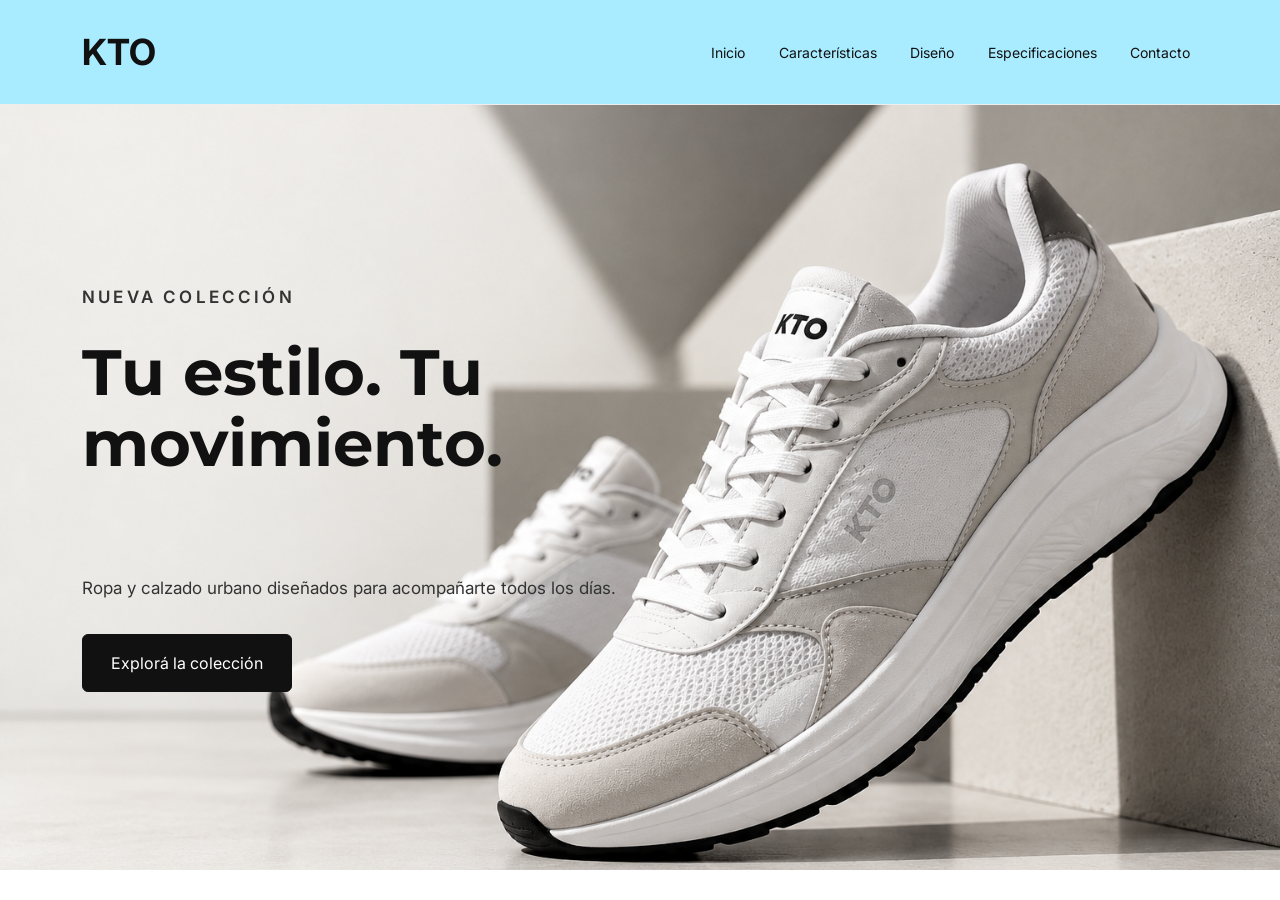
<file: index.html>
<!DOCTYPE html>
<html lang="es">
<head>
    <meta charset="UTF-8">
    <meta name="viewport" content="width=device-width, initial-scale=1.0">
    <title>KTO | Ropa y calzado urbano</title>

    <link href="https://cdn.jsdelivr.net/npm/bootstrap@5.3.8/dist/css/bootstrap.min.css" rel="stylesheet">
    <link href="https://fonts.googleapis.com/css2?family=Inter:wght@400;500;600;700&family=Montserrat:wght@400;500;600;700&display=swap" rel="stylesheet">
    <link rel="stylesheet" href="css/estilos.css">
</head>
<body>

    <header>
        <nav class="navbar navbar-expand-lg">
            <div class="container">
                <a class="navbar-brand" href="index.html">KTO</a>

                <button class="navbar-toggler" type="button" data-bs-toggle="collapse" data-bs-target="#menu">
                    <span class="navbar-toggler-icon"></span>
                </button>

                <div class="collapse navbar-collapse" id="menu">
                    <ul class="navbar-nav ms-auto">
                        <li class="nav-item"><a class="nav-link" href="index.html">Inicio</a></li>
                        <li class="nav-item"><a class="nav-link" href="html/caracteristicas.html">Características</a></li>
                        <li class="nav-item"><a class="nav-link" href="html/diseno.html">Diseño</a></li>
                        <li class="nav-item"><a class="nav-link" href="html/especificaciones.html">Especificaciones</a></li>
                        <li class="nav-item"><a class="nav-link" href="html/contacto.html">Contacto</a></li>
                    </ul>
                </div>
            </div>
        </nav>
    </header>

    <main>
        <section class="portada">
            <div class="container">
                <div class="row align-items-center">
                    <div class="col-lg-6">
                        <p class="subtitulo">NUEVA COLECCIÓN</p>
                        <h1>Tu estilo. Tu movimiento.</h1>
                        <p>Ropa y calzado urbano diseñados para acompañarte todos los días.</p>
                        <a href="html/caracteristicas.html" class="btn btn-kto">Explorá la colección</a>
                    </div>
                </div>
            </div>
        </section>
    </main>
    <script src="https://cdn.jsdelivr.net/npm/bootstrap@5.3.8/dist/js/bootstrap.bundle.min.js"></script>
</body>
</html>
</file>
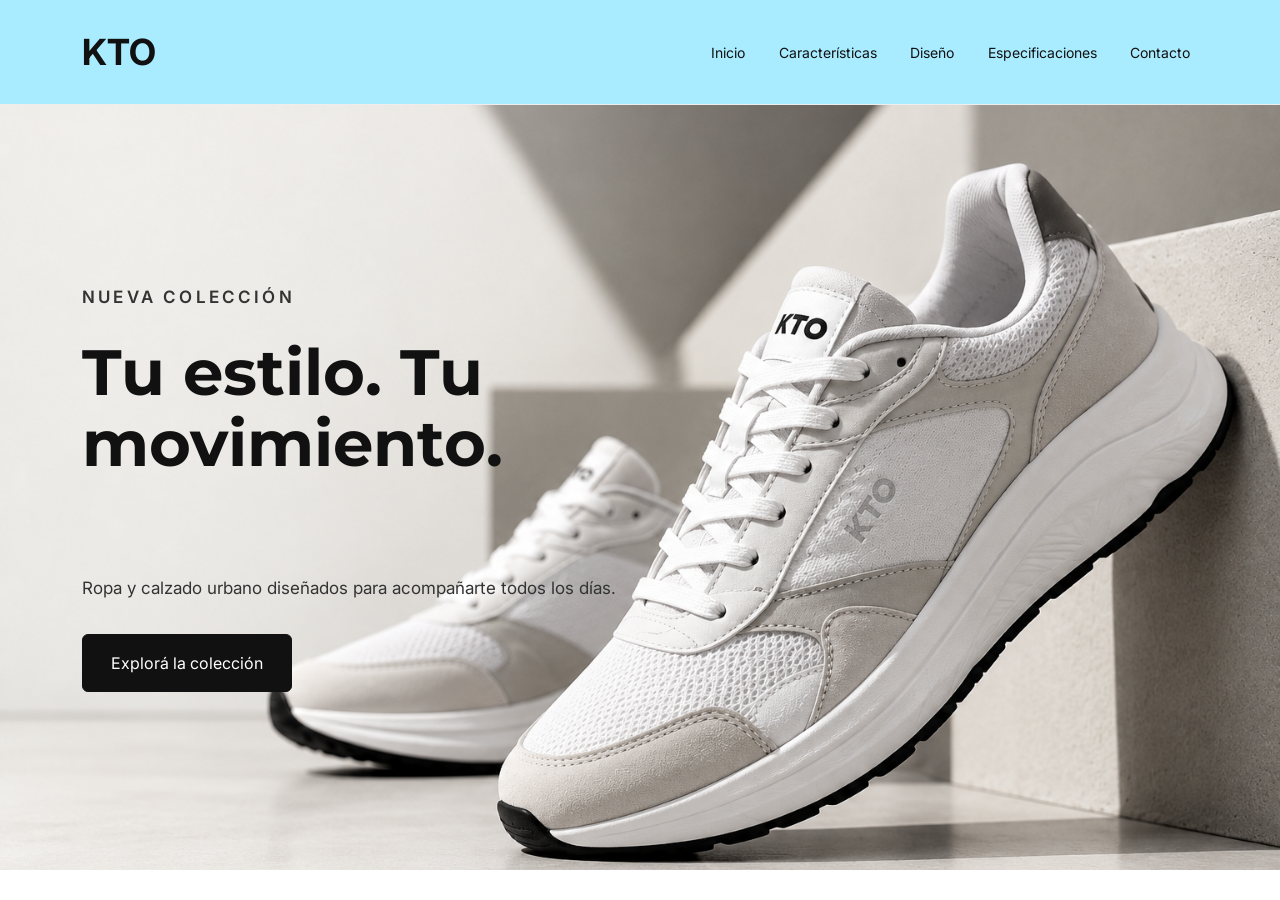
<file: html/index.html>
<!DOCTYPE html>
<html lang="es">
<head>
    <meta charset="UTF-8">
    <meta name="viewport" content="width=device-width, initial-scale=1.0">
    <title>KTO | Ropa y calzado urbano</title>

    <link href="https://cdn.jsdelivr.net/npm/bootstrap@5.3.8/dist/css/bootstrap.min.css" rel="stylesheet">
    <link href="https://fonts.googleapis.com/css2?family=Inter:wght@400;500;600;700&family=Montserrat:wght@400;500;600;700&display=swap" rel="stylesheet">
    <link rel="stylesheet" href="../css/estilos.css">
</head>
<body>

    <header>
        <nav class="navbar navbar-expand-lg">
            <div class="container">
                <a class="navbar-brand" href="index.html">KTO</a>

                <button class="navbar-toggler" type="button" data-bs-toggle="collapse" data-bs-target="#menu">
                    <span class="navbar-toggler-icon"></span>
                </button>

                <div class="collapse navbar-collapse" id="menu">
                    <ul class="navbar-nav ms-auto">
                        <li class="nav-item"><a class="nav-link" href="index.html">Inicio</a></li>
                        <li class="nav-item"><a class="nav-link" href="caracteristicas.html">Características</a></li>
                        <li class="nav-item"><a class="nav-link" href="diseno.html">Diseño</a></li>
                        <li class="nav-item"><a class="nav-link" href="especificaciones.html">Especificaciones</a></li>
                        <li class="nav-item"><a class="nav-link" href="contacto.html">Contacto</a></li>
                    </ul>
                </div>
            </div>
        </nav>
    </header>

    <main>
        <section class="portada">
            <div class="container">
                <div class="row align-items-center">
                    <div class="col-lg-6">
                        <p class="subtitulo">NUEVA COLECCIÓN</p>
                        <h1>Tu estilo. Tu movimiento.</h1>
                        <p>Ropa y calzado urbano diseñados para acompañarte todos los días.</p>
                        <a href="caracteristicas.html" class="btn btn-kto">Explorá la colección</a>
                    </div>
                </div>
            </div>
        </section>
    </main>
</body>
</html>
</file>
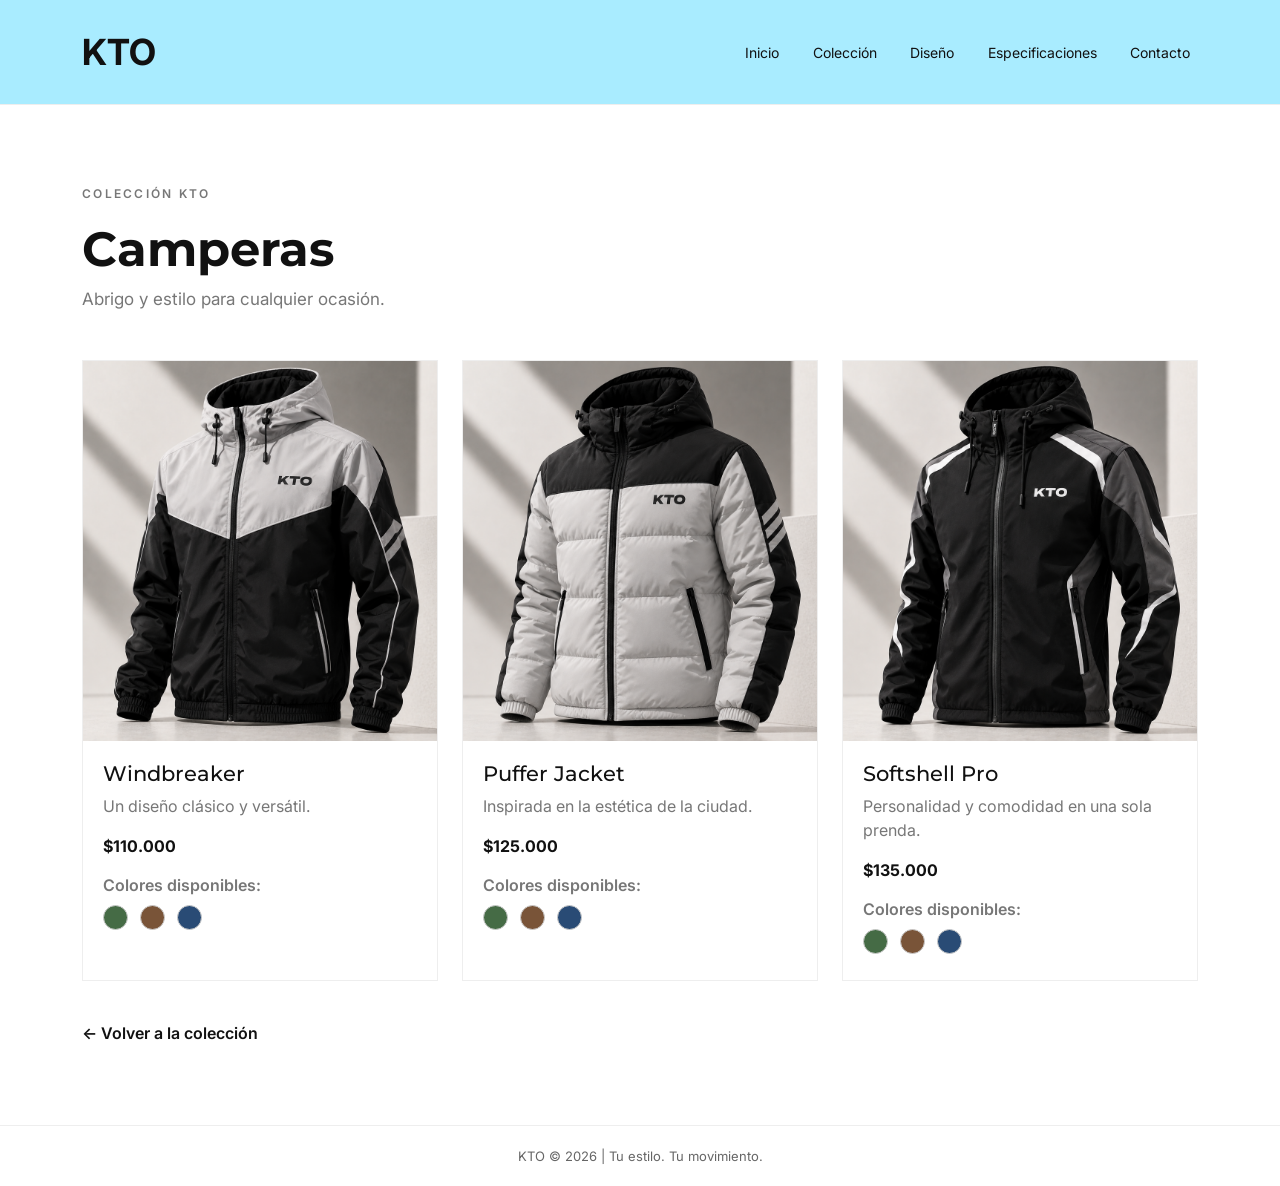
<file: html/camperas.html>
<!DOCTYPE html>
<html lang="es">
<head>
    <meta charset="UTF-8">
    <meta name="viewport" content="width=device-width, initial-scale=1.0">
    <title>KTO | Camperas</title>
    <link href="https://cdn.jsdelivr.net/npm/bootstrap@5.3.8/dist/css/bootstrap.min.css" rel="stylesheet">
    <link href="https://fonts.googleapis.com/css2?family=Inter:wght@400;500;600;700&family=Montserrat:wght@400;500;600;700&display=swap" rel="stylesheet">
    <link rel="stylesheet" href="../css/estilos.css">
</head>
</script><div class="collapse navbar-collapse" id="menu"></div>
<body>
    <header>
        <nav class="navbar navbar-expand-lg">
            <div class="container">
                <a class="navbar-brand" href="../index.html">KTO</a>
                <button class="navbar-toggler" type="button" data-bs-toggle="collapse" data-bs-target="#menu">
                    <span class="navbar-toggler-icon"></span>
                </button>
                <div class="collapse navbar-collapse" id="menu">
                    <ul class="navbar-nav ms-auto">
                        <li class="nav-item"><a class="nav-link" href="../index.html">Inicio</a></li>
                        <li class="nav-item"><a class="nav-link" href="caracteristicas.html">Colección</a></li>
                        <li class="nav-item"><a class="nav-link" href="diseno.html">Diseño</a></li>
                        <li class="nav-item"><a class="nav-link" href="especificaciones.html">Especificaciones</a></li>
                        <li class="nav-item"><a class="nav-link" href="contacto.html">Contacto</a></li>
                    </ul>
                </div>
            </div>
        </nav>
    </header>

    <main class="productos-categoria">
        <div class="container">
            <p class="subtitulo">COLECCIÓN KTO</p>
            <h1>Camperas</h1>
            <p class="descripcion-categoria">Abrigo y estilo para cualquier ocasión.</p>

            <div class="row g-4 mt-4">
                <div class="col-md-4">
                    <article class="producto">
                        <img src="../imagenes/campera1.png" alt="Campera KTO windbreaker">
                        <div class="producto-info">
                            <h2>Windbreaker</h2>
                            <p>Un diseño clásico y versátil.</p>
                            <span>$110.000</span>
                            <div class="colores">
                                <p>Colores disponibles:</p>
                                <span class="color verde" title="Verde"></span>
                                <span class="color marron" title="Marrón"></span>
                                <span class="color azul" title="Azul"></span>
                            </div>
                        </div>
                    </article>
                </div>

                <div class="col-md-4">
                    <article class="producto">
                        <img src="../imagenes/campera2.png" alt="Campera KTO puffer jacket">
                        <div class="producto-info">
                            <h2>Puffer Jacket</h2>
                            <p>Inspirada en la estética de la ciudad.</p>
                            <span>$125.000</span>
                            <div class="colores">
                                <p>Colores disponibles:</p>
                                <span class="color verde" title="Verde"></span>
                                <span class="color marron" title="Marrón"></span>
                                <span class="color azul" title="Azul"></span>
                            </div>
                        </div>
                    </article>
                </div>

                <div class="col-md-4">
                    <article class="producto">
                        <img src="../imagenes/campera3.png" alt="Campera KTO softshell pro">
                        <div class="producto-info">
                            <h2>Softshell Pro</h2>
                            <p>Personalidad y comodidad en una sola prenda.</p>
                            <span>$135.000</span>
                            <div class="colores">
                                <p>Colores disponibles:</p>
                                <span class="color verde" title="Verde"></span>
                                <span class="color marron" title="Marrón"></span>
                                <span class="color azul" title="Azul"></span>
                            </div>
                        </div>
                    </article>
                </div>
            </div>

            <a href="caracteristicas.html" class="volver-coleccion">← Volver a la colección</a>
        </div>
    </main>

    <footer class="pie-pagina">
        <p>KTO © 2026 | Tu estilo. Tu movimiento.</p>
    </footer>
    <script src="https://cdn.jsdelivr.net/npm/bootstrap@5.3.8/dist/js/bootstrap.bundle.min.js"></script>
</body>
</html>
</file>
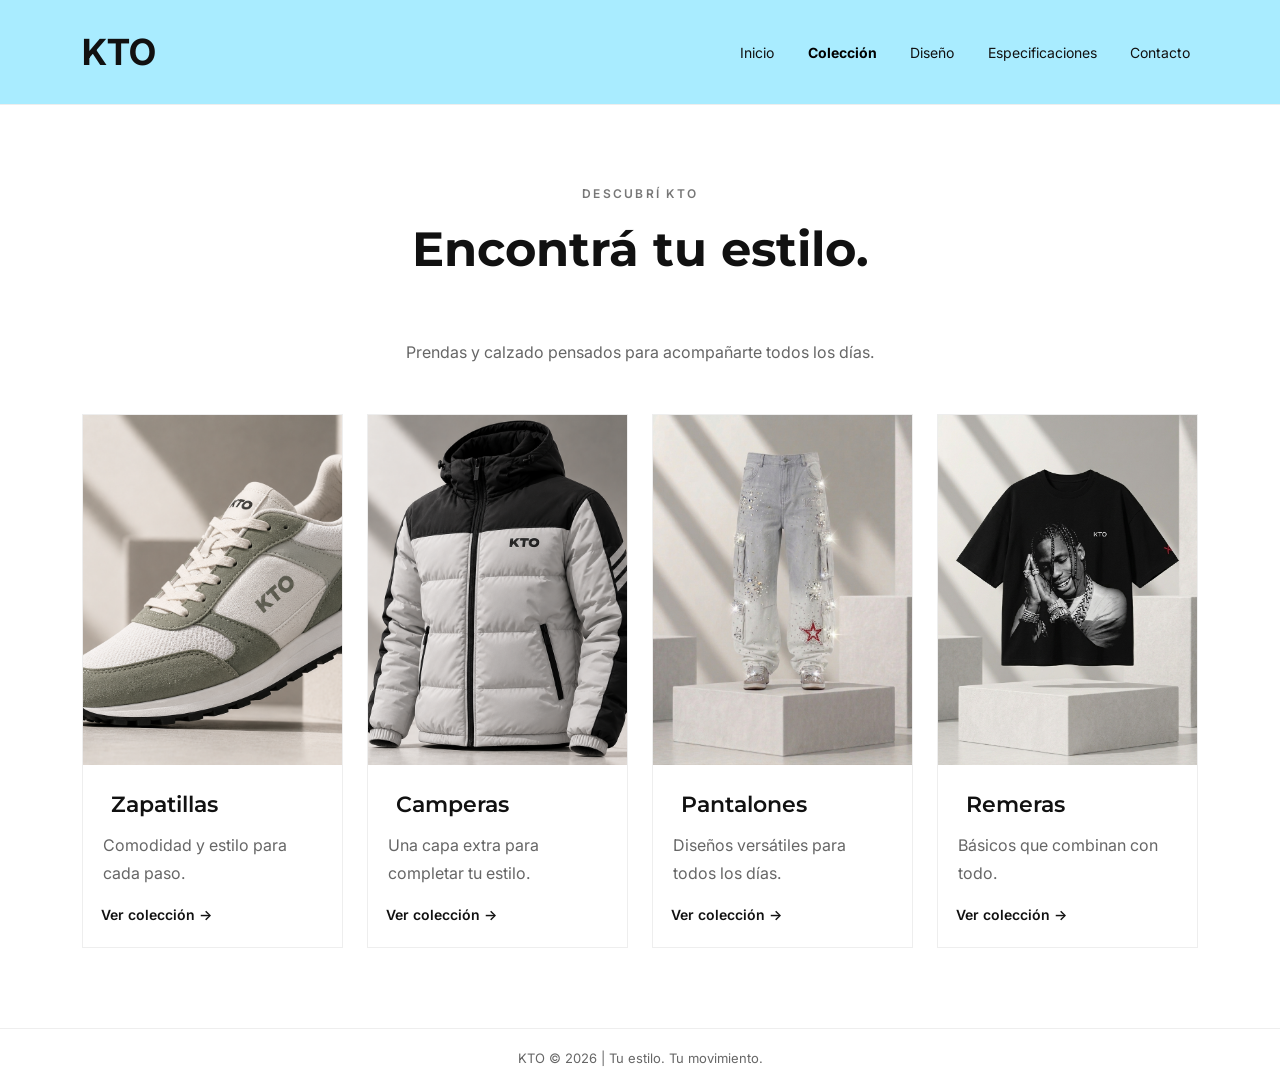
<file: html/caracteristicas.html>
<!DOCTYPE html>
<html lang="es">
<head>
    <meta charset="UTF-8">
    <meta name="viewport" content="width=device-width, initial-scale=1.0">
    <title>KTO | Colección</title>
    <link href="https://cdn.jsdelivr.net/npm/bootstrap@5.3.8/dist/css/bootstrap.min.css" rel="stylesheet">
    <link href="https://fonts.googleapis.com/css2?family=Inter:wght@400;500;600;700&family=Montserrat:wght@400;500;600;700&display=swap" rel="stylesheet">
    <link rel="stylesheet" href="../css/estilos.css">
</head>
<body>
    <header>
        <nav class="navbar navbar-expand-lg">
            <div class="container">
                <a class="navbar-brand" href="../index.html">KTO</a>
                <button class="navbar-toggler" type="button" data-bs-toggle="collapse" data-bs-target="#menu" aria-controls="menu" aria-expanded="false" aria-label="Abrir menú">
                    <span class="navbar-toggler-icon"></span>
                </button>
                <div class="collapse navbar-collapse" id="menu">
                    <ul class="navbar-nav ms-auto">
                        <li class="nav-item"><a class="nav-link" href="../index.html">Inicio</a></li>
                        <li class="nav-item"><a class="nav-link active" href="caracteristicas.html">Colección</a></li>
                        <li class="nav-item"><a class="nav-link" href="diseno.html">Diseño</a></li>
                        <li class="nav-item"><a class="nav-link" href="especificaciones.html">Especificaciones</a></li>
                        <li class="nav-item"><a class="nav-link" href="contacto.html">Contacto</a></li>
                    </ul>
                </div>
            </div>
        </nav>
    </header>
    <main>
        <section class="seccion-caracteristicas">
            <div class="container">
                <div class="text-center">
                    <p class="subtitulo">DESCUBRÍ KTO</p>
                    <h1>Encontrá tu estilo.</h1>
                    <p class="descripcion">Prendas y calzado pensados para acompañarte todos los días.</p>
                </div>
                <div class="row g-4 mt-4">
                    <div class="col-sm-6 col-lg-3">
                        <article class="tarjeta">
                            <img src="../imagenes/zapatillas3.png" alt="Zapatillas deportivas KTO" class="img-fluid">
                            <h2>Zapatillas</h2>
                            <p>Comodidad y estilo para cada paso.</p>
                            <a href="zapatillas.html" class="enlace-producto">Ver colección →</a>
                        </article>
                    </div>
                    <div class="col-sm-6 col-lg-3">
                        <article class="tarjeta">
                            <img src="../imagenes/campera2.png" alt="Campera urbana KTO" class="img-fluid">
                            <h2>Camperas</h2>
                            <p>Una capa extra para completar tu estilo.</p>
                            <a href="camperas.html" class="enlace-producto">Ver colección →</a>
                        </article>
                    </div>
                    <div class="col-sm-6 col-lg-3">
                        <article class="tarjeta">
                            <img src="../imagenes/pantalon1.png" alt="Pantalón urbano KTO" class="img-fluid">
                            <h2>Pantalones</h2>
                            <p>Diseños versátiles para todos los días.</p>
                            <a href="pantalones.html" class="enlace-producto">Ver colección →</a>
                        </article>
                    </div>
                    <div class="col-sm-6 col-lg-3">
                        <article class="tarjeta">
                            <img src="../imagenes/remera2.png" alt="Remera urbana KTO" class="img-fluid">
                            <h2>Remeras</h2>
                            <p>Básicos que combinan con todo.</p>
                            <a href="remeras.html" class="enlace-producto">Ver colección →</a>
                        </article>
                    </div>
                </div>
            </div>
        </section>
    </main>
    <footer class="pie-pagina">
        <div class="container">
            <p>KTO © 2026 | Tu estilo. Tu movimiento.</p>
        </div>
    </footer>
    <script src="https://cdn.jsdelivr.net/npm/bootstrap@5.3.8/dist/js/bootstrap.bundle.min.js"></script>
</body>
</html>
</file>
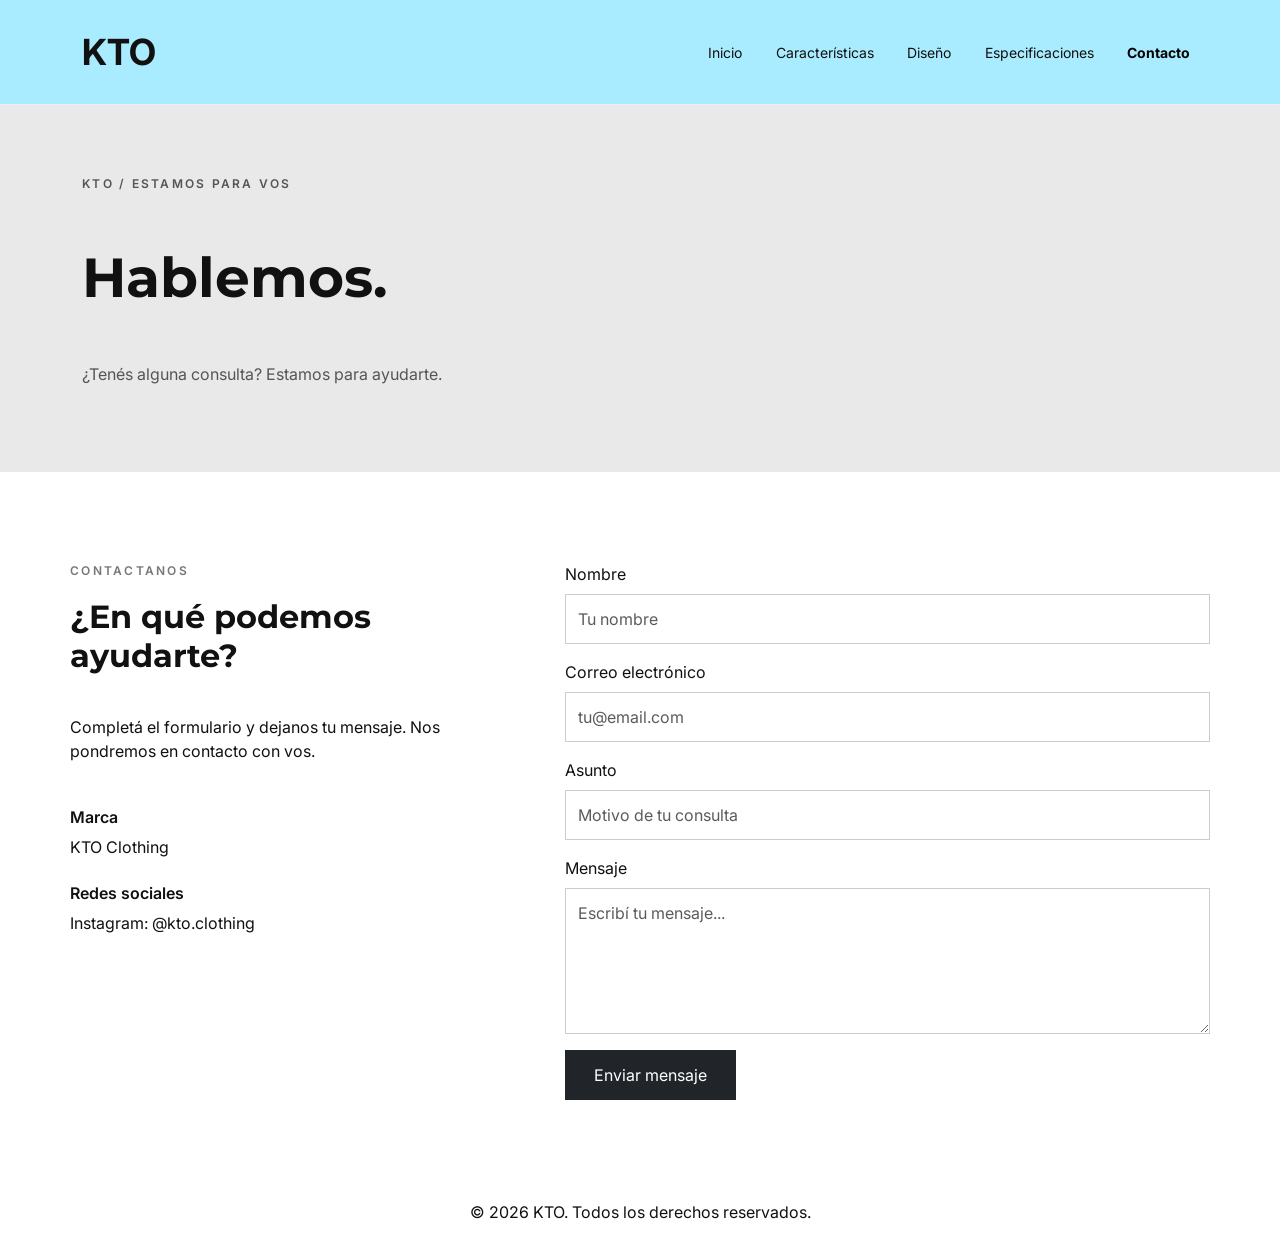
<file: html/contacto.html>
<!DOCTYPE html>
<html lang="es">
<head>
    <meta charset="UTF-8">
    <meta name="viewport" content="width=device-width, initial-scale=1">
    <title>KTO | Contacto</title>

    <link href="https://cdn.jsdelivr.net/npm/bootstrap@5.3.8/dist/css/bootstrap.min.css" rel="stylesheet">
    <link href="https://fonts.googleapis.com/css2?family=Inter:wght@400;500;600&family=Montserrat:wght@500;600;700&display=swap" rel="stylesheet">
    <link rel="stylesheet" href="../css/estilos.css">
</head>
<body>

    <nav class="navbar navbar-expand-lg">
        <div class="container">
            <a class="navbar-brand" href="../index.html">KTO</a>

            <button class="navbar-toggler" type="button" data-bs-toggle="collapse" data-bs-target="#menu">
                <span class="navbar-toggler-icon"></span>
            </button>

            <div class="collapse navbar-collapse" id="menu">
                <ul class="navbar-nav ms-auto">
                    <li class="nav-item"><a class="nav-link" href="../index.html">Inicio</a></li>
                    <li class="nav-item"><a class="nav-link" href="caracteristicas.html">Características</a></li>
                    <li class="nav-item"><a class="nav-link" href="diseno.html">Diseño</a></li>
                    <li class="nav-item"><a class="nav-link" href="especificaciones.html">Especificaciones</a></li>
                    <li class="nav-item"><a class="nav-link active" href="contacto.html">Contacto</a></li>
                </ul>
            </div>
        </div>
    </nav>

    <section class="portada-contacto">
        <div class="container">
            <p class="subtitulo">KTO / ESTAMOS PARA VOS</p>
            <h1>Hablemos.</h1>
            <p>¿Tenés alguna consulta? Estamos para ayudarte.</p>
        </div>
    </section>

    <section class="seccion-contacto container">
        <div class="row g-5">
            <div class="col-md-5">
                <p class="subtitulo">CONTACTANOS</p>
                <h2>¿En qué podemos ayudarte?</h2>
                <p>Completá el formulario y dejanos tu mensaje. Nos pondremos en contacto con vos.</p>

                <div class="datos-contacto">
                    <h5>Marca</h5>
                    <p>KTO Clothing</p>

                    <h5>Redes sociales</h5>
                    <p>Instagram: @kto.clothing</p>
                </div>
            </div>

            <div class="col-md-7">
                <form>
                    <div class="mb-3">
                        <label for="nombre" class="form-label">Nombre</label>
                        <input type="text" class="form-control" id="nombre" placeholder="Tu nombre" required>
                    </div>

                    <div class="mb-3">
                        <label for="email" class="form-label">Correo electrónico</label>
                        <input type="email" class="form-control" id="email" placeholder="tu@email.com" required>
                    </div>

                    <div class="mb-3">
                        <label for="asunto" class="form-label">Asunto</label>
                        <input type="text" class="form-control" id="asunto" placeholder="Motivo de tu consulta" required>
                    </div>

                    <div class="mb-3">
                        <label for="mensaje" class="form-label">Mensaje</label>
                        <textarea class="form-control" id="mensaje" rows="5" placeholder="Escribí tu mensaje..." required></textarea>
                    </div>

                    <button type="submit" class="btn btn-dark">Enviar mensaje</button>
                </form>
            </div>
        </div>
    </section>

    <footer class="text-center">
        <p>© 2026 KTO. Todos los derechos reservados.</p>
    </footer>

    <script src="https://cdn.jsdelivr.net/npm/bootstrap@5.3.8/dist/js/bootstrap.bundle.min.js"></script>
</body>
</html>
</file>
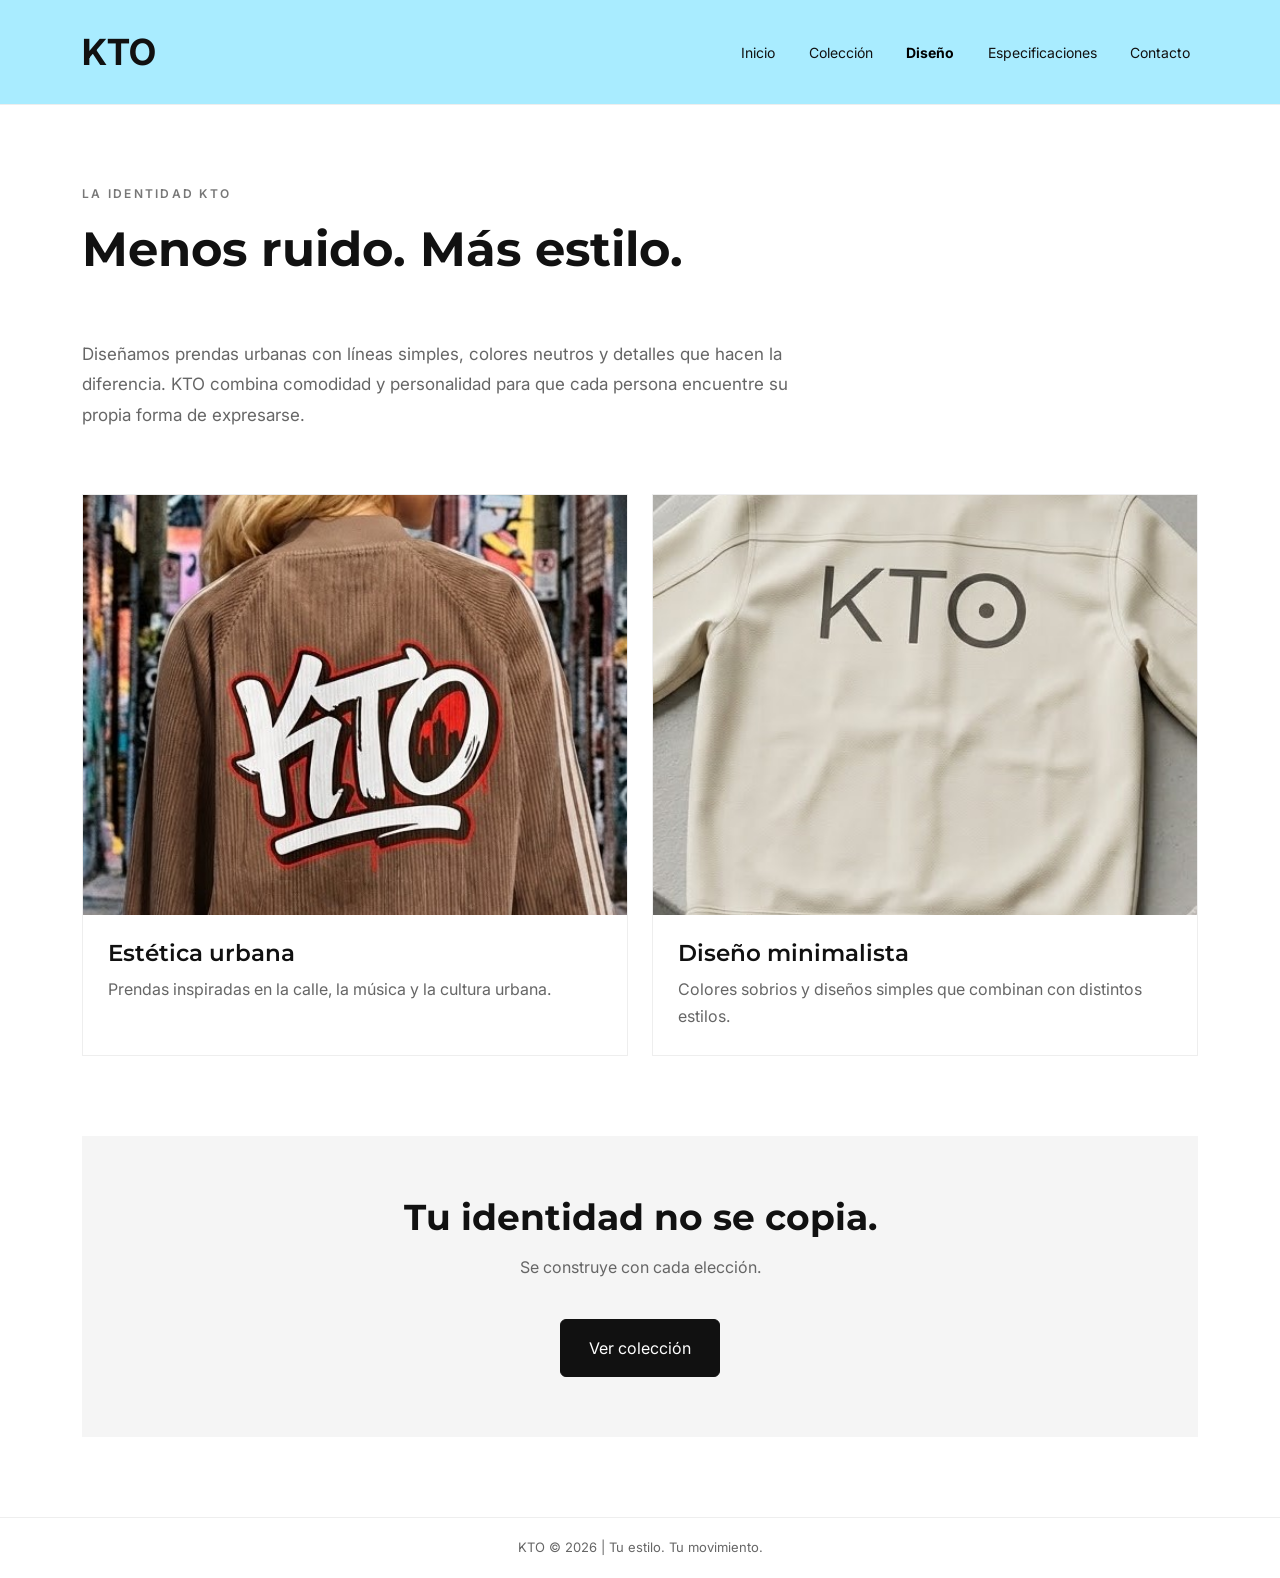
<file: html/diseno.html>
<!DOCTYPE html>
<html lang="es">
<head>
    <meta charset="UTF-8">
    <meta name="viewport" content="width=device-width, initial-scale=1.0">
    <title>KTO | Diseño</title>
    <link href="https://cdn.jsdelivr.net/npm/bootstrap@5.3.8/dist/css/bootstrap.min.css" rel="stylesheet">
    <link href="https://fonts.googleapis.com/css2?family=Inter:wght@400;500;600;700&family=Montserrat:wght@400;500;600;700&display=swap" rel="stylesheet">
    <link rel="stylesheet" href="../css/estilos.css">
</head>
<body>
    <header>
        <nav class="navbar navbar-expand-lg">
            <div class="container">
                <a class="navbar-brand" href="../index.html">KTO</a>
                <button class="navbar-toggler" type="button" data-bs-toggle="collapse" data-bs-target="#menu" aria-controls="menu" aria-expanded="false" aria-label="Abrir menú">
                    <span class="navbar-toggler-icon"></span>
                </button>
                <div class="collapse navbar-collapse" id="menu">
                    <ul class="navbar-nav ms-auto">
                        <li class="nav-item"><a class="nav-link" href="../index.html">Inicio</a></li>
                        <li class="nav-item"><a class="nav-link" href="caracteristicas.html">Colección</a></li>
                        <li class="nav-item"><a class="nav-link active" href="diseno.html">Diseño</a></li>
                        <li class="nav-item"><a class="nav-link" href="especificaciones.html">Especificaciones</a></li>
                        <li class="nav-item"><a class="nav-link" href="contacto.html">Contacto</a></li>
                    </ul>
                </div>
            </div>
        </nav>
    </header>

    <main>
        <section class="seccion-diseno">
            <div class="container">
                <div class="texto-diseno">
                    <p class="subtitulo">LA IDENTIDAD KTO</p>
                    <h1>Menos ruido. Más estilo.</h1>
                    <p>Diseñamos prendas urbanas con líneas simples, colores neutros y detalles que hacen la diferencia. KTO combina comodidad y personalidad para que cada persona encuentre su propia forma de expresarse.</p>
                </div>

                <div class="row g-4 mt-4">
                    <div class="col-md-6">
                        <div class="bloque-diseno">
                            <img src="../imagenes/urbano.png" alt="Campera urbana de la colección KTO" class="img-fluid">
                            <div class="contenido-diseno">
                                <h2>Estética urbana</h2>
                                <p>Prendas inspiradas en la calle, la música y la cultura urbana.</p>
                            </div>
                        </div>
                    </div>

                    <div class="col-md-6">
                        <div class="bloque-diseno">
                            <img src="../imagenes/minimalista.png" alt="Remera de diseño minimalista KTO" class="img-fluid">
                            <div class="contenido-diseno">
                                <h2>Diseño minimalista</h2>
                                <p>Colores sobrios y diseños simples que combinan con distintos estilos.</p>
                            </div>
                        </div>
                    </div>
                </div>

                <div class="frase-diseno">
                    <h2>Tu identidad no se copia.</h2>
                    <p>Se construye con cada elección.</p>
                    <a href="caracteristicas.html" class="btn btn-kto">Ver colección</a>
                </div>
            </div>
        </section>
    </main>

    <footer class="pie-pagina">
        <p>KTO © 2026 | Tu estilo. Tu movimiento.</p>
    </footer>
    <script src="https://cdn.jsdelivr.net/npm/bootstrap@5.3.8/dist/js/bootstrap.bundle.min.js"></script>
</body>
</html>
</file>
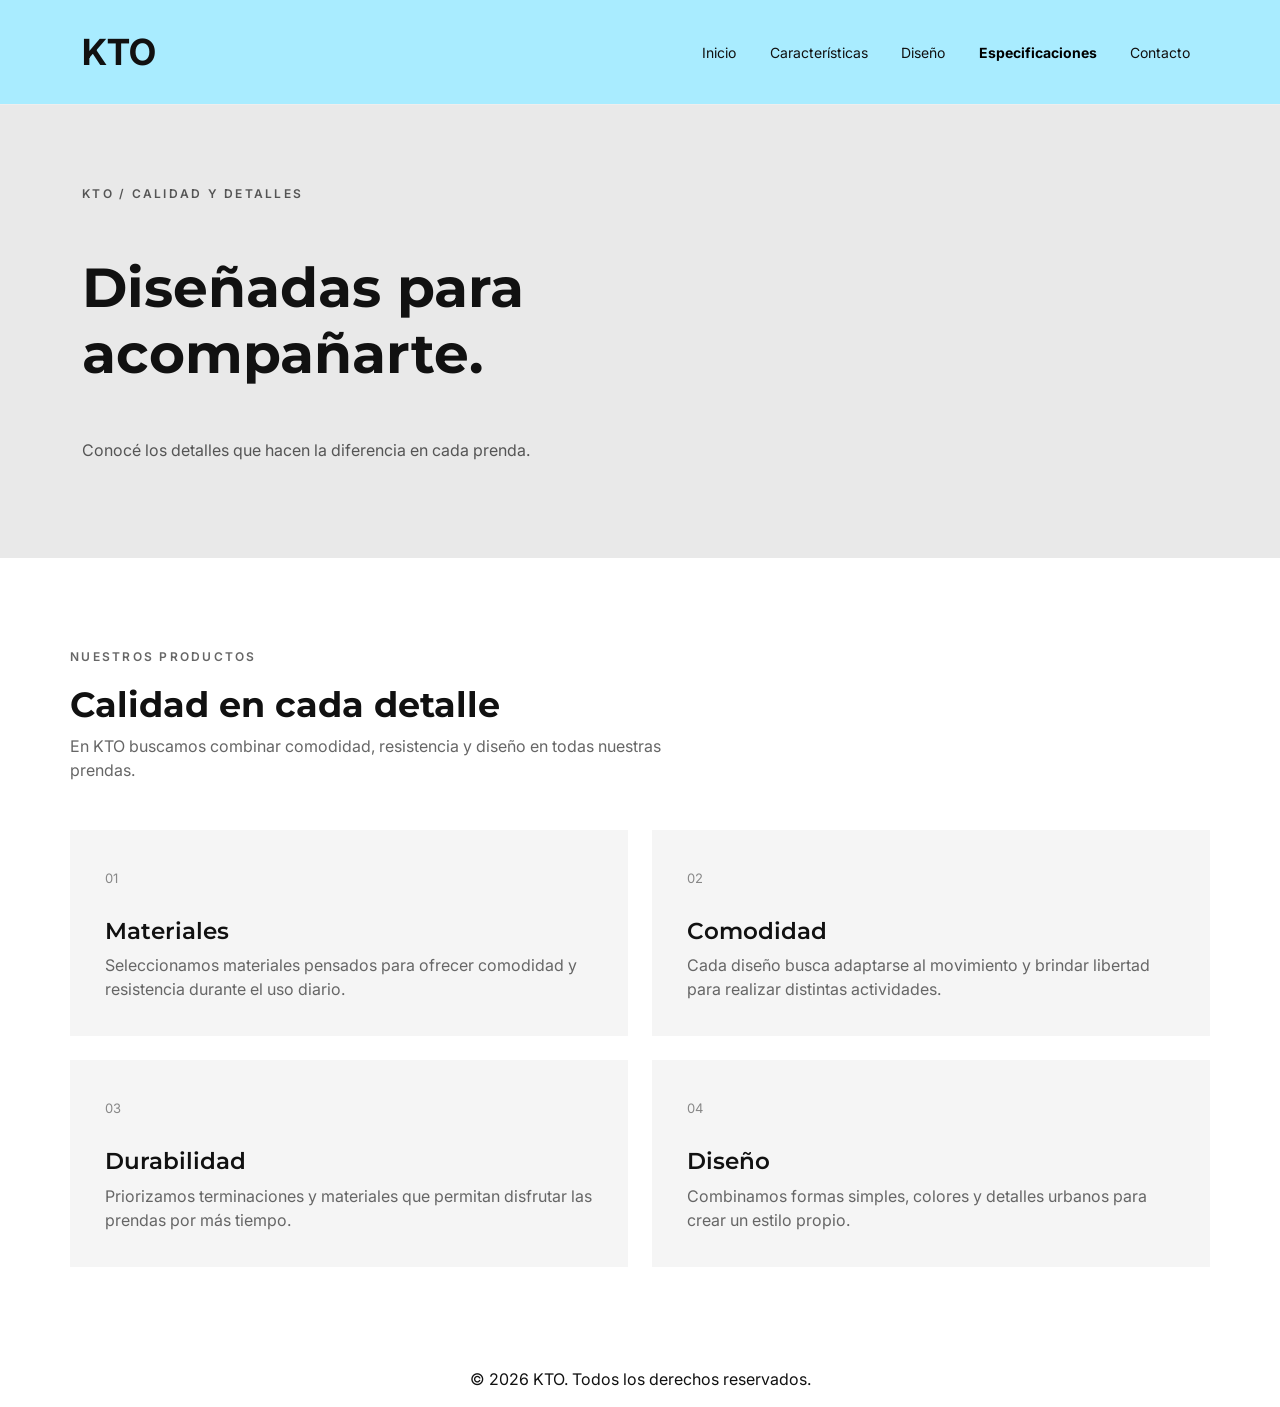
<file: html/especificaciones.html>
<!DOCTYPE html>
<html lang="es">
<head>
    <meta charset="UTF-8">
    <meta name="viewport" content="width=device-width, initial-scale=1">
    <title>KTO | Especificaciones</title>

    <link href="https://cdn.jsdelivr.net/npm/bootstrap@5.3.8/dist/css/bootstrap.min.css" rel="stylesheet">
    <link href="https://fonts.googleapis.com/css2?family=Inter:wght@400;500;600&family=Montserrat:wght@500;600;700&display=swap" rel="stylesheet">
    <link rel="stylesheet" href="../css/estilos.css">
</head>
<body>

    <nav class="navbar navbar-expand-lg">
        <div class="container">
            <a class="navbar-brand" href="../index.html">KTO</a>

            <button class="navbar-toggler" type="button" data-bs-toggle="collapse" data-bs-target="#menu">
                <span class="navbar-toggler-icon"></span>
            </button>

            <div class="collapse navbar-collapse" id="menu">
                <ul class="navbar-nav ms-auto">
                    <li class="nav-item"><a class="nav-link" href="../index.html">Inicio</a></li>
                    <li class="nav-item"><a class="nav-link" href="caracteristicas.html">Características</a></li>
                    <li class="nav-item"><a class="nav-link" href="diseno.html">Diseño</a></li>
                    <li class="nav-item"><a class="nav-link active" href="especificaciones.html">Especificaciones</a></li>
                    <li class="nav-item"><a class="nav-link" href="contacto.html">Contacto</a></li>
                </ul>
            </div>
        </div>
    </nav>

    <section class="portada-especificaciones">
        <div class="container">
            <p class="subtitulo">KTO / CALIDAD Y DETALLES</p>
            <h1>Diseñadas para<br>acompañarte.</h1>
            <p>Conocé los detalles que hacen la diferencia en cada prenda.</p>
        </div>
    </section>

    <section class="seccion-especificaciones container">
        <div class="titulo-especificaciones">
            <p class="subtitulo">NUESTROS PRODUCTOS</p>
            <h2>Calidad en cada detalle</h2>
            <p>En KTO buscamos combinar comodidad, resistencia y diseño en todas nuestras prendas.</p>
        </div>

        <div class="row g-4 mt-4">
            <div class="col-md-6">
                <div class="tarjeta-especificacion">
                    <span>01</span>
                    <h3>Materiales</h3>
                    <p>Seleccionamos materiales pensados para ofrecer comodidad y resistencia durante el uso diario.</p>
                </div>
            </div>

            <div class="col-md-6">
                <div class="tarjeta-especificacion">
                    <span>02</span>
                    <h3>Comodidad</h3>
                    <p>Cada diseño busca adaptarse al movimiento y brindar libertad para realizar distintas actividades.</p>
                </div>
            </div>

            <div class="col-md-6">
                <div class="tarjeta-especificacion">
                    <span>03</span>
                    <h3>Durabilidad</h3>
                    <p>Priorizamos terminaciones y materiales que permitan disfrutar las prendas por más tiempo.</p>
                </div>
            </div>

            <div class="col-md-6">
                <div class="tarjeta-especificacion">
                    <span>04</span>
                    <h3>Diseño</h3>
                    <p>Combinamos formas simples, colores y detalles urbanos para crear un estilo propio.</p>
                </div>
            </div>
        </div>
    </section>

    <footer class="text-center">
        <p>© 2026 KTO. Todos los derechos reservados.</p>
    </footer>

    <script src="https://cdn.jsdelivr.net/npm/bootstrap@5.3.8/dist/js/bootstrap.bundle.min.js"></script>
</body>
</html>
</file>
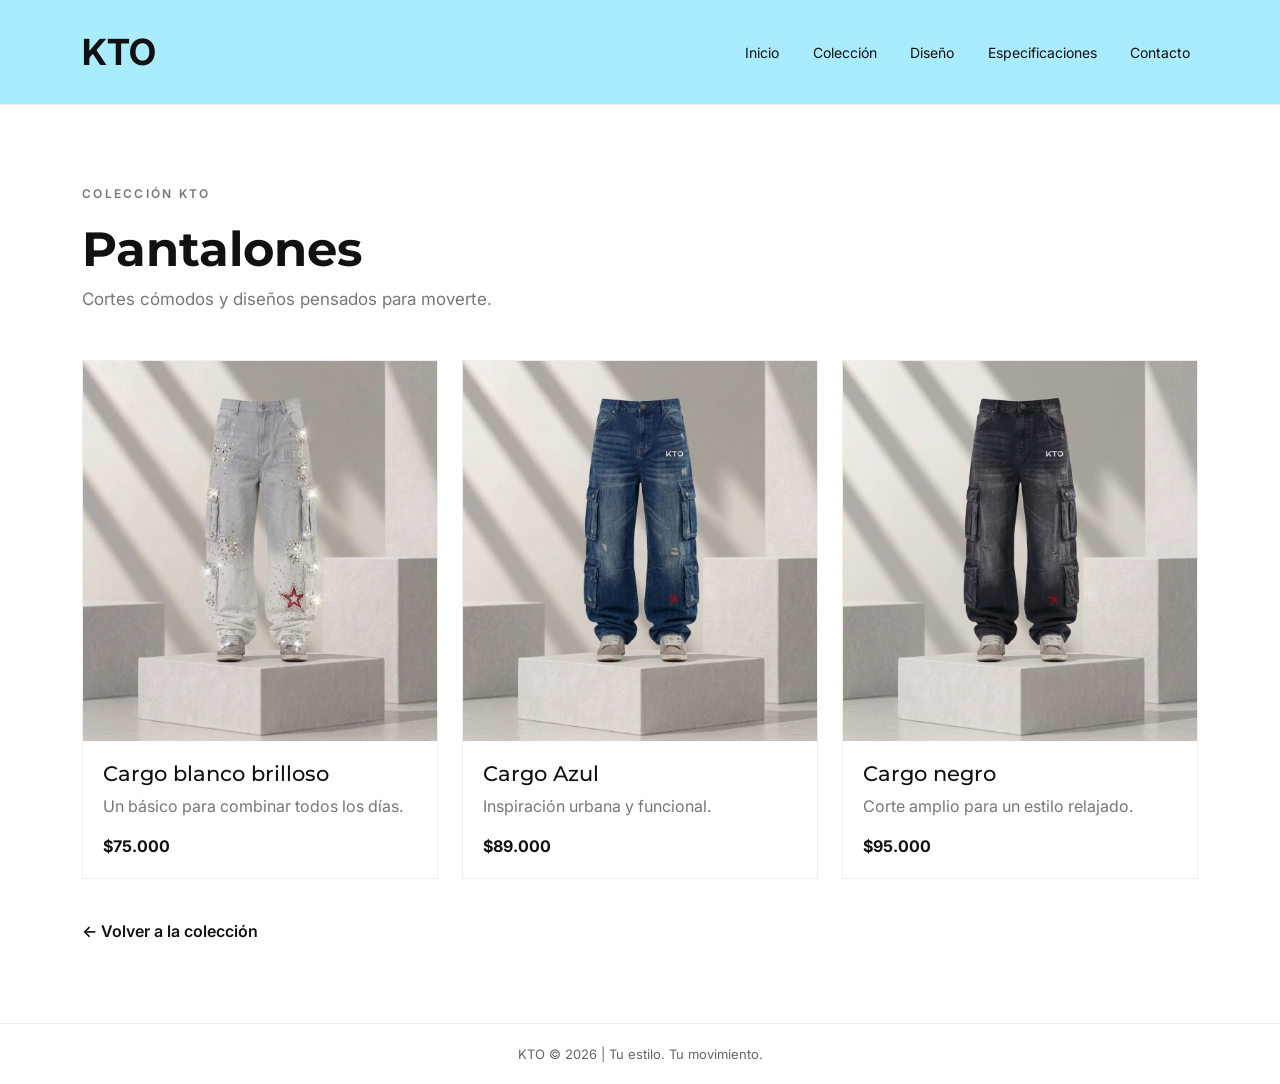
<file: html/pantalones.html>
<!DOCTYPE html>
<html lang="es">
<head>
    <meta charset="UTF-8">
    <meta name="viewport" content="width=device-width, initial-scale=1.0">
    <title>KTO | Pantalones</title>
    <link href="https://cdn.jsdelivr.net/npm/bootstrap@5.3.8/dist/css/bootstrap.min.css" rel="stylesheet">
    <link href="https://fonts.googleapis.com/css2?family=Inter:wght@400;500;600;700&family=Montserrat:wght@400;500;600;700&display=swap" rel="stylesheet">
    <link rel="stylesheet" href="../css/estilos.css">
</head>
<body>
    <header>
        <nav class="navbar navbar-expand-lg">
            <div class="container">
                <a class="navbar-brand" href="../index.html">KTO</a>
                <button class="navbar-toggler" type="button" data-bs-toggle="collapse" data-bs-target="#menu">
                    <span class="navbar-toggler-icon"></span>
                </button>
                <div class="collapse navbar-collapse" id="menu">
                    <ul class="navbar-nav ms-auto">
                        <li class="nav-item"><a class="nav-link" href="../index.html">Inicio</a></li>
                        <li class="nav-item"><a class="nav-link" href="caracteristicas.html">Colección</a></li>
                        <li class="nav-item"><a class="nav-link" href="diseno.html">Diseño</a></li>
                        <li class="nav-item"><a class="nav-link" href="especificaciones.html">Especificaciones</a></li>
                        <li class="nav-item"><a class="nav-link" href="contacto.html">Contacto</a></li>
                    </ul>
                </div>
            </div>
        </nav>
    </header>

    <main class="productos-categoria">
        <div class="container">
            <p class="subtitulo">COLECCIÓN KTO</p>
            <h1>Pantalones</h1>
            <p class="descripcion-categoria">Cortes cómodos y diseños pensados para moverte.</p>

            <div class="row g-4 mt-4">
                <div class="col-md-4">
                    <article class="producto">
                        <img src="../imagenes/pantalon1.png" alt="cargo blanco">
                        <div class="producto-info">
                            <h2>Cargo blanco brilloso</h2>
                            <p>Un básico para combinar todos los días.</p>
                            <span>$75.000</span>
                        </div>
                    </article>
                </div>

                <div class="col-md-4">
                    <article class="producto">
                        <img src="../imagenes/pantalon2.png" alt="cargo azul">
                        <div class="producto-info">
                            <h2>Cargo Azul</h2>
                            <p>Inspiración urbana y funcional.</p>
                            <span>$89.000</span>
                        </div>
                    </article>
                </div>

                <div class="col-md-4">
                    <article class="producto">
                        <img src="../imagenes/pantalon3.png" alt="cargo negro">
                        <div class="producto-info">
                            <h2>Cargo negro</h2>
                            <p>Corte amplio para un estilo relajado.</p>
                            <span>$95.000</span>
                        </div>
                    </article>
                </div>
            </div>

            <a href="caracteristicas.html" class="volver-coleccion">← Volver a la colección</a>
        </div>
    </main>

    <footer class="pie-pagina">
        <p>KTO © 2026 | Tu estilo. Tu movimiento.</p>
    </footer>
    <script src="https://cdn.jsdelivr.net/npm/bootstrap@5.3.8/dist/js/bootstrap.bundle.min.js"></script>
</body>
</html>
</file>
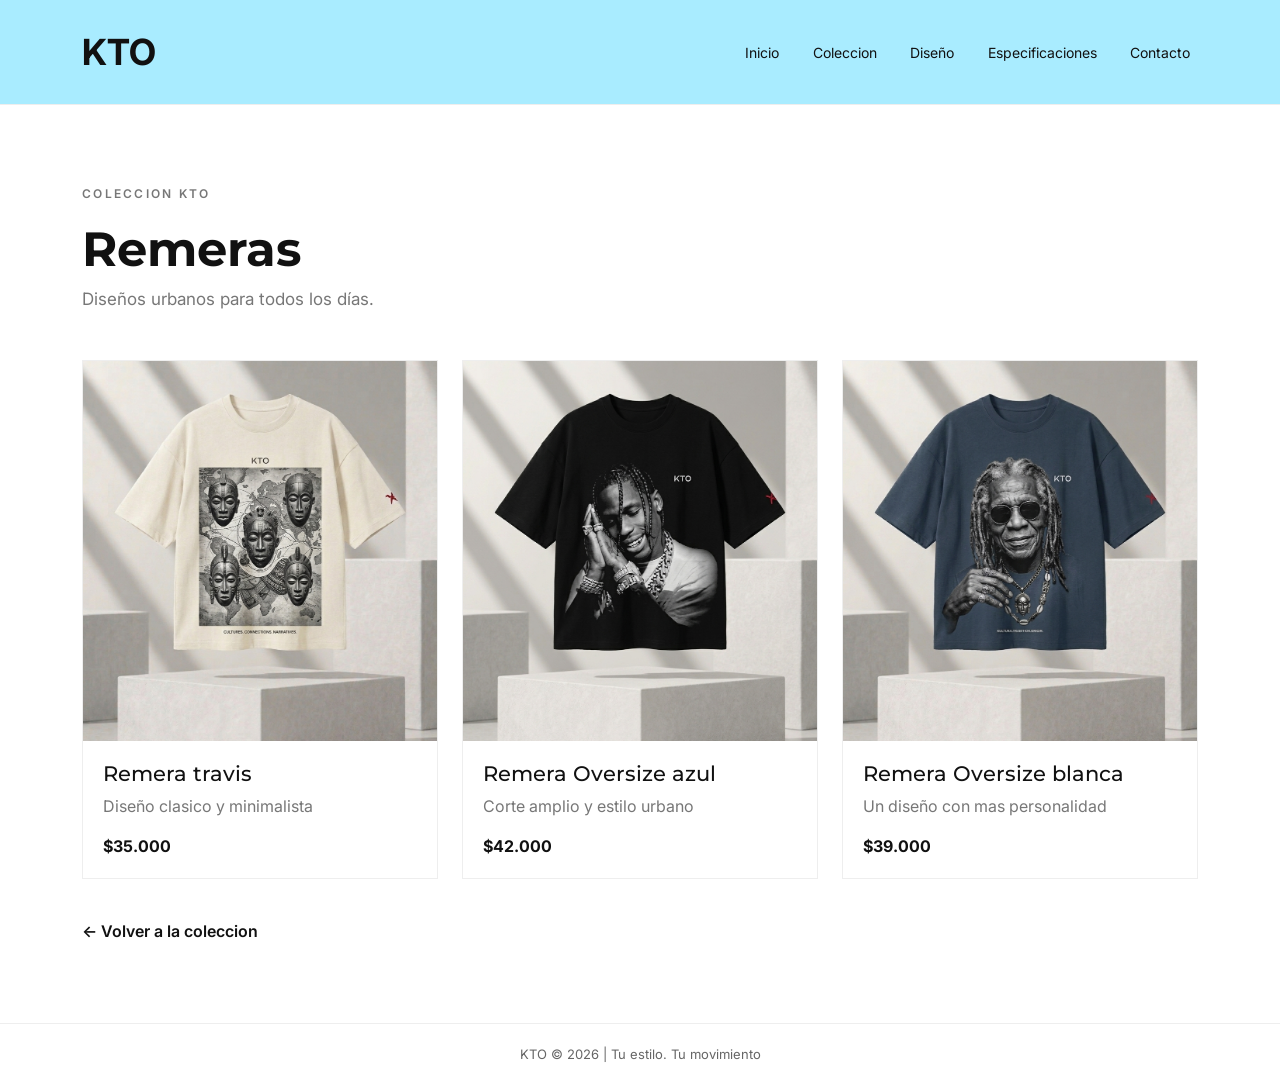
<file: html/remeras.html>
<!DOCTYPE html>
<html lang="es">
<head>
    <meta charset="UTF-8">
    <meta name="viewport" content="width=device-width, initial-scale=1.0">
    <title>KTO | Remeras</title>
    <link href="https://cdn.jsdelivr.net/npm/bootstrap@5.3.8/dist/css/bootstrap.min.css" rel="stylesheet">
    <link href="https://fonts.googleapis.com/css2?family=Inter:wght@400;500;600;700&family=Montserrat:wght@400;500;600;700&display=swap" rel="stylesheet">
    <link rel="stylesheet" href="../css/estilos.css">
</head>
<body>
    <header>
        <nav class="navbar navbar-expand-lg">
            <div class="container">
                <a class="navbar-brand" href="../index.html">KTO</a>
                <button class="navbar-toggler" type="button" data-bs-toggle="collapse" data-bs-target="#menu">
                    <span class="navbar-toggler-icon"></span>
                </button>
                <div class="collapse navbar-collapse" id="menu">
                    <ul class="navbar-nav ms-auto">
                        <li class="nav-item"><a class="nav-link" href="../index.html">Inicio</a></li>
                        <li class="nav-item"><a class="nav-link" href="caracteristicas.html">Coleccion</a></li>
                        <li class="nav-item"><a class="nav-link" href="diseno.html">Diseño</a></li>
                        <li class="nav-item"><a class="nav-link" href="especificaciones.html">Especificaciones</a></li>
                        <li class="nav-item"><a class="nav-link" href="contacto.html">Contacto</a></li>
                    </ul>
                </div>
            </div>
        </nav>
    </header>

    <main class="productos-categoria">
        <div class="container">
            <p class="subtitulo">COLECCION KTO</p>
            <h1>Remeras</h1>
            <p class="descripcion-categoria">Diseños urbanos para todos los días.</p>

            <div class="row g-4 mt-4">
                <div class="col-md-4">
                    <article class="producto">
                        <img src="../imagenes/remera1.png" alt="Remera travis">
                        <div class="producto-info">
                            <h2>Remera travis</h2>
                            <p>Diseño clasico y minimalista</p>
                            <span>$35.000</span>
                        </div>
                    </article>
                </div>

                <div class="col-md-4">
                    <article class="producto">
                        <img src="../imagenes/remera2.png" alt="Remera Oversize azul">
                        <div class="producto-info">
                            <h2>Remera Oversize azul</h2>
                            <p>Corte amplio y estilo urbano</p>
                            <span>$42.000</span>
                        </div>
                    </article>
                </div>

                <div class="col-md-4">
                    <article class="producto">
                        <img src="../imagenes/remera3.png" alt="Remera Oversize blanca">
                        <div class="producto-info">
                            <h2>Remera Oversize blanca</h2>
                            <p>Un diseño con mas personalidad</p>
                            <span>$39.000</span>
                        </div>
                    </article>
                </div>
            </div>

            <a href="caracteristicas.html" class="volver-coleccion">← Volver a la coleccion</a>
        </div>
    </main>

    <footer class="pie-pagina">
        <p>KTO © 2026 | Tu estilo. Tu movimiento</p>
    </footer>
    <script src="https://cdn.jsdelivr.net/npm/bootstrap@5.3.8/dist/js/bootstrap.bundle.min.js"></script>
</body>
</html>
</file>
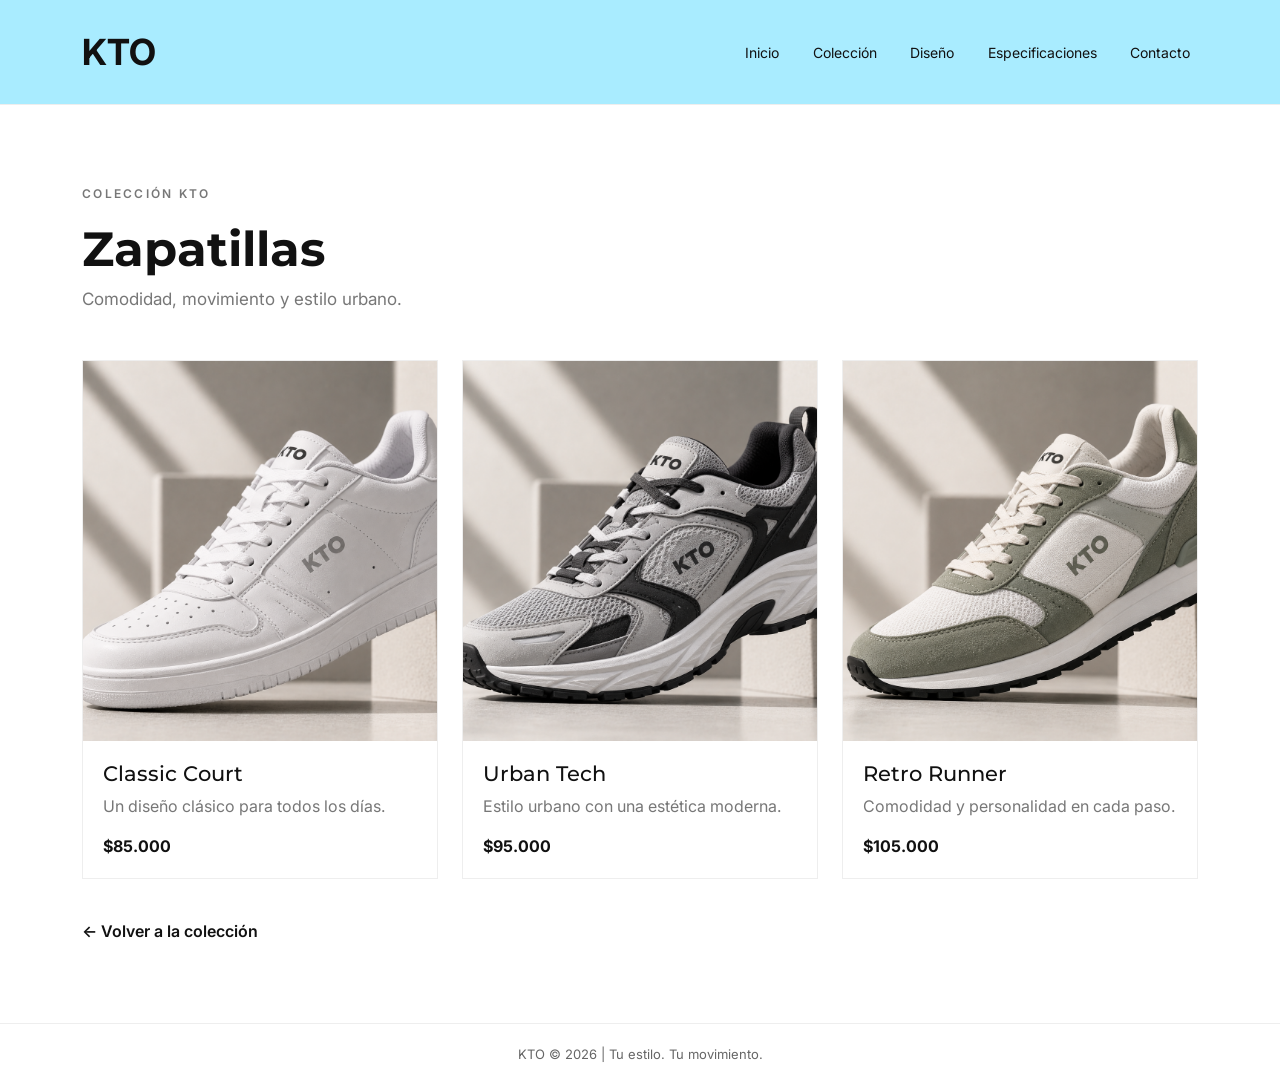
<file: html/zapatillas.html>
<!DOCTYPE html>
<html lang="es">
<head>
    <meta charset="UTF-8">
    <meta name="viewport" content="width=device-width, initial-scale=1.0">
    <title>KTO | Zapatillas</title>
    <link href="https://cdn.jsdelivr.net/npm/bootstrap@5.3.8/dist/css/bootstrap.min.css" rel="stylesheet">
    <link href="https://fonts.googleapis.com/css2?family=Inter:wght@400;500;600;700&family=Montserrat:wght@400;500;600;700&display=swap" rel="stylesheet">
    <link rel="stylesheet" href="../css/estilos.css">
</head>
<body>
    <header>
        <nav class="navbar navbar-expand-lg">
            <div class="container">
                <a class="navbar-brand" href="../index.html">KTO</a>
                <button class="navbar-toggler" type="button" data-bs-toggle="collapse" data-bs-target="#menu">
                    <span class="navbar-toggler-icon"></span>
                </button>
                <div class="collapse navbar-collapse" id="menu">
                    <ul class="navbar-nav ms-auto">
                        <li class="nav-item"><a class="nav-link" href="../index.html">Inicio</a></li>
                        <li class="nav-item"><a class="nav-link" href="caracteristicas.html">Colección</a></li>
                        <li class="nav-item"><a class="nav-link" href="diseno.html">Diseño</a></li>
                        <li class="nav-item"><a class="nav-link" href="especificaciones.html">Especificaciones</a></li>
                        <li class="nav-item"><a class="nav-link" href="contacto.html">Contacto</a></li>
                    </ul>
                </div>
            </div>
        </nav>
    </header>

    <main class="productos-categoria">
        <div class="container">
            <p class="subtitulo">COLECCIÓN KTO</p>
            <h1>Zapatillas</h1>
            <p class="descripcion-categoria">Comodidad, movimiento y estilo urbano.</p>

            <div class="row g-4 mt-4">
                <div class="col-md-4">
                    <article class="producto">
                        <img src="../imagenes/zapatillas1.png" alt="Zapatillas KTO clasic court">
                        <div class="producto-info">
                            <h2>Classic Court</h2>
                            <p>Un diseño clásico para todos los días.</p>
                            <span>$85.000</span>
                        </div>
                    </article>
                </div>

                <div class="col-md-4">
                    <article class="producto">
                        <img src="../imagenes/zapatillas2.png" alt="Zapatillas KTO urban tech">
                        <div class="producto-info">
                            <h2>Urban Tech</h2>
                            <p>Estilo urbano con una estética moderna.</p>
                            <span>$95.000</span>
                        </div>
                    </article>
                </div>

                <div class="col-md-4">
                    <article class="producto">
                        <img src="../imagenes/zapatillas3.png" alt="Zapatillas KTO retro runner">
                        <div class="producto-info">
                            <h2>Retro Runner</h2>
                            <p>Comodidad y personalidad en cada paso.</p>
                            <span>$105.000</span>
                        </div>
                    </article>
                </div>
            </div>

            <a href="caracteristicas.html" class="volver-coleccion">← Volver a la colección</a>
        </div>
    </main>

    <footer class="pie-pagina">
        <p>KTO © 2026 | Tu estilo. Tu movimiento.</p>
    </footer>
    <script src="https://cdn.jsdelivr.net/npm/bootstrap@5.3.8/dist/js/bootstrap.bundle.min.js"></script>
</body>
</html>
</file>
<file: css/estilos.css>
/* =================================
   1. estilos generales
================================= */

/* configuracion de toda la pagina */
body {
    font-family: 'Inter', sans-serif; /* tipo de letra */
    color: #111; /* color del texto */
    background: #fff; /* fondo blanco */
    margin: 0; /* saca los margenes */
}

/* tipo de letra para los titulos */
h1, h2, h3 {
    font-family: 'Montserrat', sans-serif;
}


/* =================================
   2. barra de navegacion
================================= */

/* estilos del menu */
.navbar {
    padding: 1.25em 0; /* espacio arriba y abajo */
    background: #a9ecff;
    border-bottom: 0.0625em solid #eee; /* linea debajo del menu */
}

/* nombre de la marca */
.navbar-brand {
    font-size: 2.25em;
    font-weight: 700; /* texto en negrita */
    color: #111;
}

/* cambia el color al pasar el mouse */
.navbar-brand:hover {
    color: #555;
}

/* enlaces del menu */
.nav-link {
    color: #111;
    font-size: 0.875em;
    margin-left: 1.25em; /* separacion entre enlaces */
}

.nav-link:hover {
    color: #777;
}

/* marca la pagina actual */
.nav-link.active {
    font-weight: 700;
}

/* acomoda el menu hacia la derecha */
#menu {
    justify-content: flex-end;
}


/* =================================
   3. portada principal
================================= */

/* estilos de los subtitulos */
.subtitulo {
    font-size: 0.75em;
    font-weight: 600;
    letter-spacing: 0.1875em; /* separacion entre letras */
    margin-bottom: 1.5em;
    color: #777;
}

/* imagen y distribucion de la portada */
.portada {
    min-height: 85vh; /* altura de la portada */
    display: flex; /* organiza los elementos */
    align-items: center; /* centra los elementos */
    padding: 5.625em 0; /* espacio interno */
    background: url("../imagenes/KTOone.png") center / cover no-repeat;
    /* coloca la imagen de fondo */
}

/* coloca el texto por encima de la imagen */
.portada .col-lg-6:first-child {
    position: relative;
    z-index: 1;
}

/* titulo principal */
.portada h1 {
    font-size: 4em;
    font-weight: 700;
    line-height: 1.1; /* espacio entre lineas */
    margin-bottom: 1.5em;
}

/* segundo titulo */
.portada h2 {
    font-size: 2.625em;
    font-weight: 400;
    line-height: 1.2;
    margin-bottom: 1.5em;
}

/* texto de la portada */
.portada p {
    font-size: 1.0625em;
    line-height: 1.7;
    color: #333;
}

/* boton principal */
.btn-kto {
    display: inline-block;
    background: #111111;
    color: #fff;
    padding: 1em 1.75em; /* espacio interno */
    margin-top: 0.9375em;
    border: 0.0625em solid #111;
    text-decoration: none; /* saca el subrayado */
    transition: background-color 0.3s; /* suaviza el cambio */
}

/* efecto del boton al pasar el mouse */
.btn-kto:hover {
    background: #333;
    border-color: #333;
    color: #fff;
}


/* =================================
   4. seccion de caracteristicas
================================= */

/* espacio y fondo de la seccion */
.seccion-caracteristicas {
    background: #fff;
    color: #111;
    padding: 5em 0;
    min-height: 80vh;
}

/* titulo de caracteristicas */
.seccion-caracteristicas h1 {
    font-size: 3em;
    font-weight: 700;
    margin-bottom: 1.25em;
}

/* descripcion de la seccion */
.descripcion {
    max-width: 40.625em; /* ancho maximo */
    margin: 0 auto; /* centra el texto */
    color: #666;
    line-height: 1.7;
}

/* tarjetas de caracteristicas */
.tarjeta {
    height: 100%;
    padding: 0;
    border: 0.0625em solid #eee;
    background: #fff;
    transition: transform 0.3s; /* suaviza el movimiento */
}

/* mueve las tarjetas al pasar el mouse */
.tarjeta:hover, .producto:hover {
    transform: translateY(-0.3125em);
}

/* imagenes de las tarjetas y productos */
.tarjeta img, .producto img {
    width: 100%;
    object-fit: cover; /* ajusta la imagen sin deformarla */
    display: block;
}

/* altura de las imagenes */
.tarjeta img {
    height: 21.875em;
}

/* titulos de las tarjetas */
.tarjeta h2 {
    font-size: 1.375em;
    font-weight: 600;
    margin: 1.25em 1.25em 0.625em;
}

/* textos de las tarjetas */
.tarjeta p {
    color: #666;
    line-height: 1.7;
    margin: 0 1.25em 0.9375em;
}

/* enlaces de los productos */
.enlace-producto {
    display: inline-block;
    color: #111;
    text-decoration: none;
    font-size: 0.875em;
    font-weight: 600;
    margin: 0 1.25em 1.5625em;
}

/* efecto de los enlaces */
.enlace-producto:hover {
    color: #777;
    text-decoration: underline;
}


/* =================================
   5. seccion de diseno
================================= */

/* espacio y fondo de la seccion */
.seccion-diseno {
    padding: 5em 0;
    background: #fff;
}

/* texto de la seccion */
.texto-diseno {
    max-width: 46.875em;
    margin-bottom: 2.5em;
}

/* titulo del diseno */
.texto-diseno h1 {
    font-size: 3em;
    font-weight: 700;
    margin-bottom: 1.25em;
}

/* ultimo parrafo de la seccion */
.texto-diseno > p:last-child {
    color: #666;
    font-size: 1.0625em;
    line-height: 1.8;
}

/* bloques de diseno */
.bloque-diseno {
    height: 100%;
    border: 0.0625em solid #eee;
    background: #fff;
}

/* imagenes del diseno */
.bloque-diseno img {
    width: 100%;
    height: 26.25em;
    object-fit: cover;
    display: block;
}

/* espacio del contenido */
.contenido-diseno {
    padding: 1.5625em;
}

/* titulos de los bloques */
.contenido-diseno h2 {
    font-size: 1.4375em;
    font-weight: 600;
}

/* textos de los bloques */
.contenido-diseno p {
    color: #666;
    line-height: 1.7;
    margin-bottom: 0;
}

/* frase destacada */
.frase-diseno {
    margin-top: 5em;
    padding: 3.75em 1.25em;
    text-align: center; /* centra el texto */
    background: #f5f5f5;
}

.frase-diseno h2 {
    font-size: 2.25em;
    font-weight: 700;
}

.frase-diseno p {
    color: #666;
    margin: 0.9375em 0 1.5625em;
}


/* =================================
   6. seccion de productos
================================= */

/* espacio de las categorias */
.productos-categoria {
    padding: 5em 0;
    min-height: 80vh;
    background: #fff;
}

/* titulo de las categorias */
.productos-categoria h1 {
    font-size: 3em;
    font-weight: 700;
}

/* descripcion de las categorias */
.descripcion-categoria {
    color: #777;
    font-size: 1.0625em;
}

/* tarjetas de productos */
.producto {
    height: 100%;
    border: 0.0625em solid #eee;
    background: #fff;
    transition: transform 0.3s;
}

/* altura de las imagenes */
.producto img {
    height: 23.75em;
}

/* informacion de cada producto */
.producto-info {
    padding: 1.25em;
}

/* titulo del producto */
.producto-info h2 {
    font-size: 1.3125em;
}

/* descripcion del producto */
.producto-info p {
    color: #777;
}

/* precio del producto */
.producto-info span {
    font-weight: 700;
}

/* enlace para volver a la coleccion */
.volver-coleccion {
    display: inline-block;
    margin-top: 2.5em;
    color: #111;
    text-decoration: none;
    font-weight: 600;
}

.volver-coleccion:hover {
    text-decoration: underline;
}

/* colores disponibles */
.colores {
    margin-top: 0.9375em;
}

.colores p {
    margin-bottom: 0.5em;
    font-weight: 600;
}

/* forma de los circulos de colores */
.color {
    display: inline-block;
    width: 1.5625em;
    height: 1.5625em;
    border-radius: 50%; /* hace que sean circulos */
    margin-right: 0.5em;
    border: 0.0625em solid #ccc;
}

/* colores de cada circulo */
.color.verde { background: #456b45; }
.color.marron { background: #795438; }
.color.azul { background: #294b75; }


/* =================================
   7. seccion de especificaciones
================================= */

/* portada de especificaciones */
.portada-especificaciones {
    display: flex;
    align-items: center;
    background: #e9e9e9;
    min-height: 26.25em;
    padding: 5em 0;
}

/* titulo de la portada */
.portada-especificaciones h1 {
    font-size: 3.4375em;
    font-weight: 700;
    margin: 0.9375em 0;
}

/* texto de la portada */
.portada-especificaciones p {
    color: #555;
}

/* espacio de la seccion */
.seccion-especificaciones {
    padding: 5.625em 0 6.25em;
}

/* ancho del titulo */
.titulo-especificaciones {
    max-width: 37.5em;
}

.titulo-especificaciones h2 {
    font-size: 2.1875em;
    font-weight: 700;
}

/* descripcion */
.titulo-especificaciones p {
    color: #666;
}

/* tarjetas con informacion tecnica */
.tarjeta-especificacion {
    background: #f5f5f5;
    padding: 2.1875em;
    min-height: 12.5em;
}

.tarjeta-especificacion span {
    color: #888;
    font-size: 0.8125em;
}

.tarjeta-especificacion h3 {
    font-size: 1.4375em;
    font-weight: 600;
    margin-top: 1.25em;
}

.tarjeta-especificacion p {
    color: #666;
    margin-bottom: 0;
}


/* =================================
   8. seccion de contacto
================================= */

/* portada de contacto */
.portada-contacto {
    display: flex;
    align-items: center;
    background: #e9e9e9;
    min-height: 21.875em;
    padding: 4.375em 0;
}

/* titulo de la portada */
.portada-contacto h1 {
    font-size: 3.4375em;
    font-weight: 700;
    margin: 0.9375em 0;
}

/* texto de la portada */
.portada-contacto p {
    color: #555;
}

/* espacio de la seccion */
.seccion-contacto {
    padding: 5.625em 0 6.25em;
}

/* titulo de contacto */
.seccion-contacto h2 {
    font-size: 2em;
    font-weight: 700;
    margin-bottom: 1.25em;
}

/* datos de contacto */
.datos-contacto {
    margin-top: 2.8125em;
}

.datos-contacto h5 {
    font-size: 1em;
    font-weight: 600;
}

.datos-contacto p {
    margin-bottom: 1.5625em;
}

/* campos del formulario */
.seccion-contacto .form-control {
    padding: 0.75em;
    border-radius: 0;
    border: 0.0625em solid #ccc;
}

/* cuando seleccionamos un campo */
.seccion-contacto .form-control:focus {
    border-color: #222;
    box-shadow: none;
}

/* boton del formulario */
.seccion-contacto .btn {
    padding: 0.75em 1.75em;
    border-radius: 0;
}


/* =================================
   9. pie de pagina
================================= */

/* estilos del footer */
.pie-pagina {
    padding: 1.5625em 0;
    border-top: 0.0625em solid #eee;
    text-align: center;
    color: #666;
    font-size: 0.8125em;
}

/* saca el margen del parrafo */
.pie-pagina p {
    margin: 0;
}


/* =================================
   10. diseno responsive
================================= */

/* adapta la pagina a pantallas medianas */
@media (max-width: 61.9375em) {

    .portada {
        padding: 3.125em 0;
        text-align: center;
        background-position: 60% center;
    }

    .portada h1 { font-size: 2.625em; }
    .portada h2 { font-size: 2em; }
    .portada img { margin-top: 1.875em; }
    .nav-link { margin-left: 0; }
}

/* adapta la pagina a celulares */
@media (max-width: 48em) {

    .seccion-caracteristicas,
    .seccion-diseno {
        padding: 3.125em 0;
    }

    .seccion-caracteristicas h1,
    .texto-diseno h1 {
        font-size: 2.25em;
    }

    .tarjeta img { height: 18.75em; }
    .tarjeta { margin-bottom: 0.625em; }
    .bloque-diseno img { height: 20em; }

    .frase-diseno {
        margin-top: 3.125em;
        padding: 2.5em 0.9375em;
    }

    .frase-diseno h2 { font-size: 1.75em; }

    .portada-especificaciones h1 { font-size: 2.5em; }
    .titulo-especificaciones h2 { font-size: 1.75em; }

    .portada-contacto h1 { font-size: 2.625em; }
    .seccion-contacto h2 { font-size: 1.6875em; }
}
</file>
